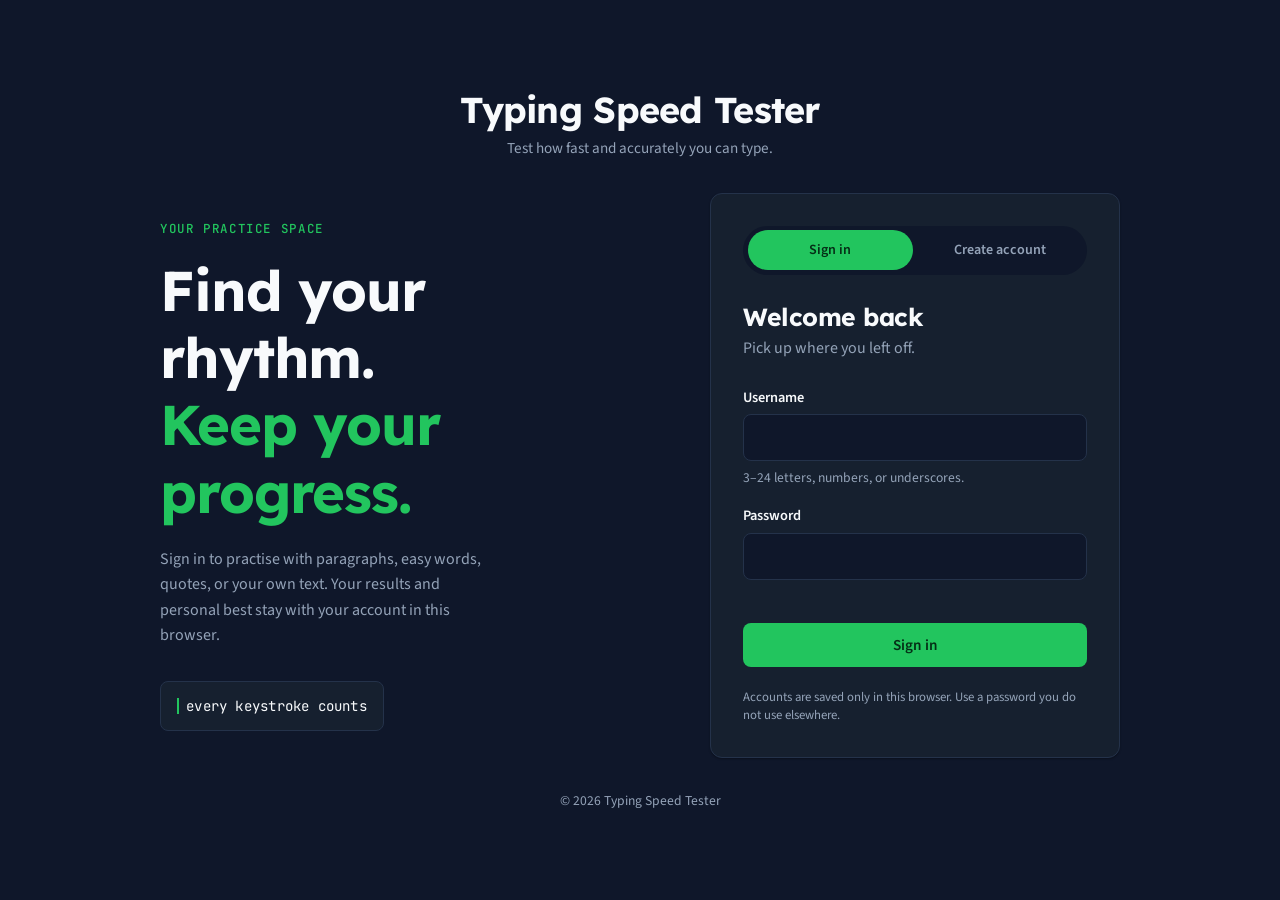
<file: index.html>
<!DOCTYPE html>
<html lang="en">

<head>
  <meta charset="UTF-8">
  <meta name="viewport" content="width=device-width, initial-scale=1.0">
  <title>Paragraph — Typing Speed Tester</title>
  <link rel="preconnect" href="https://fonts.googleapis.com">
  <link rel="preconnect" href="https://fonts.gstatic.com" crossorigin>
  <link rel="stylesheet"
    href="https://fonts.googleapis.com/css2?family=Lexend:wght@400;500;600;700&family=Source+Sans+3:wght@400;600&family=JetBrains+Mono:wght@400;500&display=swap">
  <link rel="stylesheet" href="style.css">
</head>

<body data-mode="normal">
  <header>
    <div class="brand">

      <h1>Typing Speed Tester</h1>
    </div>
    <p class="subtitle">Test how fast and accurately you can type.</p>
  </header>

  <nav class="tabs" aria-label="Typing modes">
    <a class="tab-btn" href="index.html" aria-current="page">Paragraph</a>
    <a class="tab-btn" href="easy-words.html">Easy Words</a>
    <a class="tab-btn" href="quotes.html">Quotes</a>
    <a class="tab-btn" href="custom-text.html">Custom Text</a>
    <a class="tab-btn" href="results.html">Results</a>
  </nav>

  <main>
    <section class="mode-panel">
      <p class="mode-description">A full paragraph of natural writing. Just start typing — the timer begins with your
        first keystroke.</p>
      <div id="practice-root"></div>
    </section>
  </main>

  <footer>
    <p>&copy; 2026 Typing Speed Tester</p>
    <button id="reset-scores-btn" class="link-btn">Reset high scores</button>
  </footer>

  <script src="auth.js"></script>
  <script src="script.js"></script>
</body>

</html>
</file>
<file: style.css>
/* ======================================================================
   Typing Speed Tester - stylesheet
   Student project: plain CSS only, no frameworks.

   Sections:
   1. Design tokens (colours, fonts, spacing)
   2. Base + helpers
   3. Header and navigation
   4. Mode panel (description + controls)
   5. Custom text box
   6. Live stats
   7. Typing area
   8. Results page
   9. Footer
   10. Responsive + reduced motion
   ====================================================================== */

/* ---------- 1. Design tokens ------------------------------------------ */

:root {
  /* Colours. The chart script reads --accent, --error, --muted, --border
     and --surface-raised, so those five must stay plain hex values. */
  --bg: #0f172a;
  --surface: #16202f;
  --surface-raised: #1e293b;
  --border: #24324a;
  --text: #f8fafc;
  --muted: #94a3b8;
  --accent: #22c55e;
  --accent-strong: #16a34a;
  --accent-soft: rgba(34, 197, 94, 0.12);
  --on-accent: #052e16;
  --error: #f87171;
  --highlight: #f59e0b;
  --focus-ring: #7cc7ff;

  /* Fonts */
  --font-heading: "Lexend", "Segoe UI", system-ui, sans-serif;
  --font-body: "Source Sans 3", "Segoe UI", system-ui, sans-serif;
  --font-mono: "JetBrains Mono", "Consolas", "Courier New", monospace;

  /* Spacing steps (multiples of 8px) */
  --space-1: 0.5rem;
  --space-2: 1rem;
  --space-3: 1.5rem;
  --space-4: 2rem;

  --radius: 12px;
  --radius-sm: 8px;
  --shadow: 0 1px 2px rgba(0, 0, 0, 0.3);
  --page-width: 860px;
}

/* ---------- 2. Base + helpers ---------------------------------------- */

* {
  box-sizing: border-box;
}

body {
  margin: 0;
  min-height: 100vh;
  background: var(--bg);
  color: var(--text);
  font-family: var(--font-body);
  font-size: 16px;
  line-height: 1.6;
  display: flex;
  flex-direction: column;
  align-items: center;
  padding: var(--space-4) var(--space-2) var(--space-4);
}

h1, h2, h3 {
  font-family: var(--font-heading);
  letter-spacing: -0.02em;
  line-height: 1.2;
}

/* Hidden from the screen but still read by screen readers. */
.sr-only {
  position: absolute;
  width: 1px;
  height: 1px;
  padding: 0;
  margin: -1px;
  overflow: hidden;
  clip: rect(0, 0, 0, 0);
  white-space: nowrap;
  border: 0;
}

a:focus-visible,
button:focus-visible,
input:focus-visible,
textarea:focus-visible,
[tabindex]:focus-visible {
  outline: 3px solid var(--focus-ring);
  outline-offset: 2px;
}

main {
  width: 100%;
  max-width: var(--page-width);
}

/* ---------- 3. Header and navigation --------------------------------- */

header {
  text-align: center;
  margin-bottom: var(--space-3);
}

.brand {
  display: inline-flex;
  align-items: center;
  gap: 0.6rem;
  margin-bottom: 0.3rem;
}

.brand-mark {
  width: 34px;
  height: 34px;
  color: var(--accent);
  flex-shrink: 0;
}

header h1 {
  margin: 0;
  font-size: clamp(1.6rem, 5vw, 2.25rem);
  font-weight: 700;
}

.subtitle {
  margin: 0;
  color: var(--muted);
  font-size: 0.95rem;
}

/* Keep protected pages out of view until the local session is checked. */
body:not(.auth-ready):not(.login-page) > * {
  visibility: hidden;
}

.account-bar {
  display: flex;
  align-items: center;
  justify-content: center;
  gap: 0.8rem;
  margin-top: 0.65rem;
  color: var(--muted);
  font-size: 0.85rem;
}

.account-signout {
  border: 0;
  background: none;
  color: var(--accent);
  font: inherit;
  cursor: pointer;
  text-decoration: underline;
  text-underline-offset: 3px;
}

.account-signout:hover { color: var(--text); }

/* Navigation is a row of pills so the current page is obvious. */
.tabs {
  display: flex;
  gap: 0.3rem;
  flex-wrap: wrap;
  justify-content: center;
  width: 100%;
  max-width: var(--page-width);
  background: var(--surface);
  border: 1px solid var(--border);
  border-radius: 999px;
  padding: 0.35rem;
  margin-bottom: var(--space-3);
}

.tab-btn {
  flex: 1 1 auto;
  text-align: center;
  padding: 0.5rem 0.9rem;
  border-radius: 999px;
  color: var(--muted);
  text-decoration: none;
  font-size: 0.9rem;
  font-weight: 500;
  cursor: pointer;
  transition: color 0.2s ease, background 0.2s ease;
}

.tab-btn:hover {
  color: var(--text);
  background: rgba(255, 255, 255, 0.05);
}

.tab-btn[aria-current="page"] {
  background: var(--accent);
  color: var(--on-accent);
  font-weight: 600;
}

/* ---------- 4. Mode panel -------------------------------------------- */

.mode-panel {
  animation: panel-in 0.25s ease;
}

@keyframes panel-in {
  from { opacity: 0; transform: translateY(6px); }
  to   { opacity: 1; transform: translateY(0); }
}

.mode-description {
  margin: 0 0 var(--space-3);
  color: var(--muted);
  font-size: 1rem;
  max-width: 62ch;
}

.panel-controls {
  display: flex;
  align-items: center;
  justify-content: space-between;
  gap: var(--space-1);
  margin-bottom: var(--space-2);
  flex-wrap: wrap;
  /* Fixed height so the rows below stay put on pages that hide the
     time buttons (Quotes and Custom Text). */
  min-height: 46px;
}

.time-select {
  display: flex;
  gap: 0.3rem;
  background: var(--surface);
  border: 1px solid var(--border);
  border-radius: var(--radius-sm);
  padding: 0.3rem;
  flex-wrap: wrap;
}

.time-btn {
  background: transparent;
  border: none;
  color: var(--muted);
  font-family: inherit;
  padding: 0.5rem 0.9rem;
  border-radius: 6px;
  font-size: 0.88rem;
  min-height: 40px;
  cursor: pointer;
  transition: background 0.2s ease, color 0.2s ease;
}

.time-btn:hover {
  color: var(--text);
  background: rgba(255, 255, 255, 0.05);
}

.time-btn.active {
  background: var(--accent-soft);
  color: var(--accent);
  font-weight: 600;
}

.control-actions {
  display: flex;
  gap: var(--space-1);
  flex-wrap: wrap;
}

#restart-btn,
#countdown-btn {
  background: var(--surface);
  border: 1px solid var(--border);
  color: var(--text);
  font-family: inherit;
  padding: 0.55rem 1rem;
  min-height: 40px;
  border-radius: var(--radius-sm);
  cursor: pointer;
  font-size: 0.88rem;
  transition: border-color 0.2s ease, background 0.2s ease;
}

#restart-btn:hover,
#countdown-btn:hover {
  border-color: var(--accent);
  background: var(--surface-raised);
}

/* ---------- 5. Custom text box --------------------------------------- */

.custom-panel {
  background: var(--surface);
  border: 1px solid var(--border);
  border-radius: var(--radius);
  padding: var(--space-2);
  margin-bottom: var(--space-3);
  display: flex;
  flex-direction: column;
  gap: 0.6rem;
}

.custom-panel label {
  font-size: 0.9rem;
  font-weight: 600;
}

.custom-panel textarea {
  width: 100%;
  resize: vertical;
  min-height: 6rem;
  background: var(--bg);
  border: 1px solid var(--border);
  border-radius: var(--radius-sm);
  color: var(--text);
  font-family: inherit;
  font-size: 1rem;
  padding: 0.7rem 0.8rem;
}

.custom-panel textarea:focus {
  border-color: var(--accent);
}

.custom-panel button {
  align-self: flex-start;
  background: var(--accent);
  border: none;
  color: var(--on-accent);
  font-family: inherit;
  font-weight: 600;
  padding: 0.6rem 1.2rem;
  min-height: 40px;
  border-radius: var(--radius-sm);
  cursor: pointer;
  font-size: 0.9rem;
  transition: background 0.2s ease;
}

.custom-panel button:hover {
  background: var(--accent-strong);
}

.field-hint {
  margin: 0;
  font-size: 0.85rem;
  color: var(--muted);
  min-height: 1.2em;
}

/* ---------- 6. Live stats -------------------------------------------- */

.stats {
  display: grid;
  grid-template-columns: repeat(5, 1fr);
  gap: 0.5rem;
  margin-bottom: var(--space-3);
}

.stat {
  background: var(--surface);
  border: 1px solid var(--border);
  border-radius: var(--radius);
  padding: 0.85rem 0.4rem;
  text-align: center;
}

/* WPM is the number people care about most, so it gets the accent border. */
.stat-primary {
  border-color: var(--accent);
  background: var(--accent-soft);
}

.stat-value {
  display: block;
  font-family: var(--font-heading);
  font-size: 1.4rem;
  font-weight: 700;
  color: var(--text);
  font-variant-numeric: tabular-nums;
}

.stat-primary .stat-value {
  color: var(--accent);
  font-size: 1.7rem;
}

.stat-label {
  display: block;
  font-size: 0.7rem;
  color: var(--muted);
  margin-top: 0.1rem;
  text-transform: uppercase;
  letter-spacing: 0.06em;
}

/* ---------- 7. Typing area ------------------------------------------- */

.typing-area {
  margin-bottom: var(--space-3);
}

.text-wrapper {
  position: relative;
  background: var(--surface);
  border: 1px solid var(--border);
  border-radius: var(--radius);
  padding: var(--space-3);
  cursor: text;
  box-shadow: var(--shadow);
  transition: border-color 0.2s ease;
}

.text-wrapper:focus-within {
  border-color: var(--accent);
}

.text-wrapper.disabled {
  opacity: 0.5;
  pointer-events: none;
}

#text-display {
  position: relative;
  margin: 0;
  font-family: var(--font-mono);
  font-size: 1.3rem;
  line-height: 2;
  /* Untyped text stays readable (contrast above 4.5:1), typed text turns brighter. */
  color: var(--muted);
  user-select: none;
  /* Reserve about three lines so a short quote and a long paragraph
     give the box the same height and nothing jumps between pages. */
  min-height: 7.8rem;
  max-height: 12rem;
  overflow-y: auto;
  scrollbar-width: thin;
}

#text-display .char {
  border-bottom: 2px solid transparent;
}

#text-display .char.correct {
  color: var(--text);
}

#text-display .char.incorrect {
  color: var(--error);
  background: rgba(248, 113, 113, 0.14);
  border-radius: 2px;
}

/* The blinking underline acts as the caret. */
#text-display .char.current {
  border-bottom-color: var(--accent);
  animation: caret 1s steps(1) infinite;
}

@keyframes caret {
  50% { border-bottom-color: transparent; }
}

.quote-author {
  margin: var(--space-1) 0 0;
  color: var(--muted);
  font-style: italic;
  font-size: 0.9rem;
  text-align: right;
}

/* The real input is invisible; the styled text above shows progress. */
#text-input {
  position: absolute;
  opacity: 0;
  width: 1px;
  height: 1px;
  top: 0;
  left: 0;
  resize: none;
}

.countdown-overlay {
  position: absolute;
  inset: 0;
  border-radius: var(--radius);
  background: rgba(15, 23, 42, 0.9);
  display: flex;
  align-items: center;
  justify-content: center;
}

.countdown-overlay[hidden] {
  display: none;
}

.countdown-overlay #countdown-number {
  font-family: var(--font-heading);
  font-size: 4rem;
  font-weight: 700;
  color: var(--accent);
}

.typing-hint {
  margin: 0.7rem 0 0;
  color: var(--muted);
  font-size: 0.85rem;
  text-align: center;
  min-height: 1.3em;
}

.typing-hint kbd {
  font-family: var(--font-mono);
  background: var(--surface-raised);
  border: 1px solid var(--border);
  border-radius: 4px;
  padding: 0.1rem 0.35rem;
  font-size: 0.8rem;
}

/* Swap the hint depending on whether the typing box has focus. */
.typing-hint .focus-note {
  display: none;
}

.text-wrapper:not(:focus-within) ~ .typing-hint .focus-note {
  display: inline;
  color: var(--highlight);
}

.text-wrapper:not(:focus-within) ~ .typing-hint .type-note {
  display: none;
}

/* ---------- 8. Results page ------------------------------------------ */

.results-heading {
  display: flex;
  align-items: flex-start;
  justify-content: space-between;
  gap: var(--space-2);
  flex-wrap: wrap;
  margin-bottom: var(--space-2);
}

.results-heading h2 {
  margin: 0 0 0.25rem;
  font-size: 1.6rem;
}

.results-heading .mode-description {
  margin: 0;
  font-size: 0.9rem;
}

.new-best-badge {
  display: inline-block;
  margin: 0;
  background: var(--highlight);
  color: #1c1204;
  font-weight: 700;
  font-size: 0.78rem;
  text-transform: uppercase;
  letter-spacing: 0.06em;
  padding: 0.35rem 0.85rem;
  border-radius: 999px;
}

.new-best-badge[hidden] {
  display: none;
}

.summary-grid {
  display: grid;
  grid-template-columns: repeat(6, 1fr);
  gap: 0.5rem;
  margin-bottom: var(--space-3);
}

.summary-card {
  background: var(--surface);
  border: 1px solid var(--border);
  border-radius: var(--radius);
  padding: 0.9rem 0.4rem;
  text-align: center;
}

.summary-card.highlight {
  border-color: var(--accent);
  background: var(--accent-soft);
}

.summary-value {
  display: block;
  font-family: var(--font-heading);
  font-size: 1.35rem;
  font-weight: 700;
  white-space: nowrap;
  font-variant-numeric: tabular-nums;
}

.summary-card.highlight .summary-value {
  color: var(--accent);
  font-size: 1.9rem;
}

.chart-card {
  margin: 0 0 var(--space-3);
  background: var(--surface);
  border: 1px solid var(--border);
  border-radius: var(--radius);
  padding: var(--space-2) var(--space-2) 0.75rem;
}

.chart-card figcaption {
  display: flex;
  align-items: center;
  justify-content: space-between;
  gap: 0.5rem var(--space-2);
  flex-wrap: wrap;
  margin-bottom: 0.6rem;
}

.chart-card h3 {
  margin: 0;
  font-size: 1.05rem;
}

.chart-legend {
  display: flex;
  gap: var(--space-2);
  color: var(--muted);
  font-size: 0.82rem;
}

.legend-item {
  display: inline-flex;
  align-items: center;
  gap: 0.35rem;
}

.swatch {
  display: inline-block;
  width: 12px;
  height: 12px;
  border-radius: 3px;
}

.swatch-line { background: var(--accent); }
.swatch-error { background: var(--error); }
.swatch-bar {
  background: var(--surface-raised);
  border: 1px solid var(--muted);
}

.chart-box {
  position: relative;
  height: 260px;
}

.chart-box canvas {
  display: block;
}

.result-actions {
  display: flex;
  justify-content: center;
  gap: var(--space-1);
  flex-wrap: wrap;
}

.primary-link {
  display: inline-block;
  background: var(--accent);
  color: var(--on-accent);
  font-weight: 600;
  padding: 0.7rem 1.6rem;
  border-radius: var(--radius-sm);
  text-decoration: none;
  font-size: 0.95rem;
  transition: background 0.2s ease;
}

.primary-link:hover {
  background: var(--accent-strong);
}

.secondary-btn {
  background: var(--surface);
  border: 1px solid var(--border);
  color: var(--text);
  font-family: inherit;
  padding: 0.7rem 1.2rem;
  border-radius: var(--radius-sm);
  cursor: pointer;
  font-size: 0.9rem;
  transition: border-color 0.2s ease;
}

.secondary-btn:hover {
  border-color: var(--error);
  color: var(--error);
}

.empty-card {
  background: var(--surface);
  border: 1px solid var(--border);
  border-radius: var(--radius);
  padding: var(--space-4) var(--space-3);
  text-align: center;
}

.empty-card h2 {
  margin: 0 0 var(--space-1);
}

.empty-card p {
  margin: 0 0 var(--space-2);
  color: var(--muted);
}

/* ---------- 9. Footer ------------------------------------------------- */

footer {
  margin-top: var(--space-4);
  color: var(--muted);
  font-size: 0.85rem;
  text-align: center;
  display: flex;
  flex-direction: column;
  align-items: center;
  gap: 0.3rem;
}

footer p {
  margin: 0;
}

.link-btn {
  background: none;
  border: none;
  color: var(--muted);
  font-family: inherit;
  text-decoration: underline;
  cursor: pointer;
  font-size: 0.82rem;
  padding: 0.3rem;
}

.link-btn:hover {
  color: var(--error);
}

/* ---------- 10. Responsive + reduced motion --------------------------- */

/* ---------- Login ------------------------------------------------------ */

.login-page { justify-content: center; }
.login-page header { margin-bottom: var(--space-4); }
.login-layout {
  max-width: 960px;
  display: grid;
  grid-template-columns: 1fr minmax(320px, 410px);
  align-items: center;
  gap: clamp(2rem, 6vw, 5rem);
}
.login-eyebrow {
  color: var(--accent);
  font-family: var(--font-mono);
  font-size: 0.78rem;
  font-weight: 500;
  letter-spacing: 0.13em;
  margin: 0 0 1.1rem;
}
.login-intro h2 {
  font-size: clamp(2.2rem, 4.5vw, 3.5rem);
  margin: 0 0 1.3rem;
}
.login-intro h2 span { color: var(--accent); }
.login-intro > p:not(.login-eyebrow) {
  color: var(--muted);
  max-width: 42ch;
  margin: 0;
}
.login-preview {
  display: inline-flex;
  gap: 0.45rem;
  align-items: center;
  margin-top: 2rem;
  padding: 0.8rem 1rem;
  border: 1px solid var(--border);
  border-radius: var(--radius-sm);
  background: var(--surface);
  color: var(--text);
  font-family: var(--font-mono);
  font-size: 0.88rem;
  letter-spacing: 0.015em;
}
.preview-cursor {
  width: 2px;
  height: 1.15em;
  background: var(--accent);
  animation: preview-caret 1s steps(1) infinite;
}
@keyframes preview-caret { 50% { opacity: 0; } }
.login-card {
  border: 1px solid var(--border);
  border-radius: var(--radius);
  background: var(--surface);
  padding: clamp(1.5rem, 4vw, 2rem);
  box-shadow: var(--shadow);
}
.login-switch {
  display: flex;
  gap: 0.3rem;
  padding: 0.3rem;
  border-radius: 999px;
  background: var(--bg);
  margin-bottom: 1.7rem;
}
.login-switch button {
  flex: 1;
  border: 0;
  border-radius: 999px;
  padding: 0.5rem 0.6rem;
  min-height: 40px;
  background: transparent;
  color: var(--muted);
  font: 600 0.88rem var(--font-body);
  cursor: pointer;
}
.login-switch button.active { color: var(--on-accent); background: var(--accent); }
.login-card h2 { font-size: 1.55rem; margin: 0 0 0.25rem; }
.login-support { color: var(--muted); margin: 0 0 1.5rem; }
.login-card form { display: flex; flex-direction: column; }
.login-card label { font-size: 0.9rem; font-weight: 600; margin-bottom: 0.35rem; }
.login-card input {
  width: 100%;
  min-height: 44px;
  border: 1px solid var(--border);
  border-radius: var(--radius-sm);
  padding: 0.6rem 0.8rem;
  background: var(--bg);
  color: var(--text);
  font: inherit;
}
.login-card input:focus { border-color: var(--accent); }
.login-card .field-hint { min-height: 0; margin: 0.35rem 0 1rem; }
.login-card #password, .login-card #confirm-password { margin-bottom: 0.6rem; }
.login-card #confirm-wrap:not([hidden]) { display: flex; flex-direction: column; }
.form-message { color: var(--error); min-height: 1.5rem; margin: 0 0 0.6rem; font-size: 0.88rem; }
.login-submit {
  min-height: 44px;
  border: 0;
  border-radius: var(--radius-sm);
  background: var(--accent);
  color: var(--on-accent);
  font: 600 0.95rem var(--font-body);
  cursor: pointer;
}
.login-submit:hover { background: var(--accent-strong); }
.login-submit:disabled { opacity: 0.6; cursor: wait; }
.login-local-note { color: var(--muted); font-size: 0.8rem; margin: 1.3rem 0 0; line-height: 1.45; }

@media (max-width: 720px) {
  .login-layout { grid-template-columns: 1fr; max-width: 480px; gap: 2rem; }
  .login-intro { text-align: center; }
  .login-intro > p:not(.login-eyebrow) { margin: 0 auto; }
  .login-preview { margin-top: 1.25rem; }
}

@media (max-width: 720px) {
  .summary-grid {
    grid-template-columns: repeat(3, 1fr);
  }

  .panel-controls {
    flex-direction: column;
    align-items: stretch;
  }

  .time-select {
    justify-content: center;
  }

  .control-actions button {
    flex: 1 1 auto;
  }
}

@media (max-width: 560px) {
  body {
    padding: var(--space-3) var(--space-1) var(--space-3);
  }

  .stats {
    grid-template-columns: repeat(2, 1fr);
  }

  #text-display {
    font-size: 1.05rem;
    line-height: 1.9;
  }

  .chart-box {
    height: 220px;
  }

  .tab-btn {
    font-size: 0.82rem;
    padding: 0.5rem 0.6rem;
  }
}

@media (max-width: 420px) {
  .summary-grid {
    grid-template-columns: repeat(2, 1fr);
  }
}

/* Users who prefer less motion get no animations. */
@media (prefers-reduced-motion: reduce) {
  *,
  *::before,
  *::after {
    animation-duration: 0.01ms !important;
    animation-iteration-count: 1 !important;
    transition-duration: 0.01ms !important;
  }

  #text-display .char.current {
    border-bottom-color: var(--accent);
  }
}
</file>
